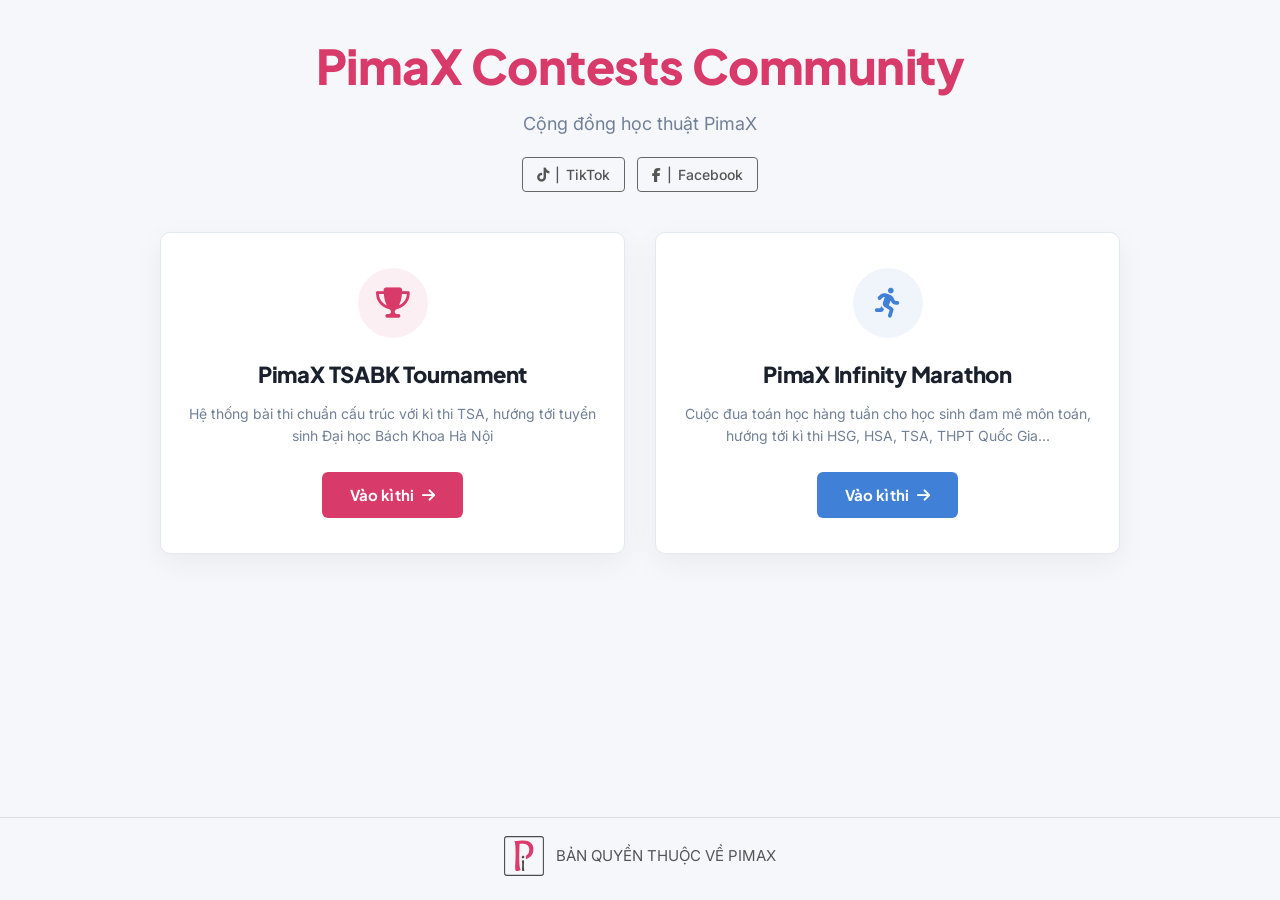
<file: index.html>
<!DOCTYPE html>
<html lang="vi">
<head>
  <meta charset="UTF-8">
  <meta name="viewport" content="width=device-width, initial-scale=1.0">
  <title>PIMAX CONTESTS COMMUNITY</title>
  <link rel="stylesheet" href="https://cdnjs.cloudflare.com/ajax/libs/font-awesome/6.5.1/css/all.min.css">
  <link rel="stylesheet" href="assets/css/style.css">
  <link rel="icon" href="logo1.ico">
  
  <!-- SỬA/ĐỒNG BỘ: Tự động điều hướng nếu mở bằng đường dẫn legacy cũ -->
  <script>
    (function unifyLegacyUrls() {
      const path = window.location.pathname;
      const hash = window.location.hash;
      if (path.endsWith('Tournament.html')) {
        window.location.replace('contest.html?type=tournament' + hash);
      } else if (path.endsWith('Marathon.html')) {
        window.location.replace('contest.html?type=marathon' + hash);
      }
    })();
  </script>
</head>
<body>

  <div id="page-content">
    <section class="hero">
      <h1><a href="https://pimaxpro.github.io/pimaxcontests/" class="hero-title-link">PimaX Contests Community</a></h1>
      <p class="hero-sub">Cộng đồng học thuật PimaX</p>

      <div class="social-wrapper">
        <a href="https://www.tiktok.com/@pimaxghettoan" target="_blank" rel="noopener" class="social-card"><i class="fa-brands fa-tiktok"></i> <span class="divider">|</span> TikTok</a>
        <a href="https://www.facebook.com/PimaXPro" target="_blank" rel="noopener" class="social-card"><i class="fa-brands fa-facebook-f"></i> <span class="divider">|</span> Facebook</a>
      </div>
    </section>

    <main class="portal-container">
      <div class="portal-grid">
        <div class="portal-card">
          <div class="portal-icon"><i class="fa-solid fa-trophy"></i></div>
          <h2>PimaX TSABK Tournament</h2>
          <p>Hệ thống bài thi chuẩn cấu trúc với kì thi TSA, hướng tới tuyển sinh Đại học Bách Khoa Hà Nội</p>
          <a href="contest.html?type=tournament" class="portal-btn"><span>Vào kì thi</span> <i class="fa-solid fa-arrow-right"></i></a>
        </div>

        <div class="portal-card card-marathon">
          <div class="portal-icon"><i class="fa-solid fa-person-running"></i></div>
          <h2>PimaX Infinity Marathon</h2>
          <p>Cuộc đua toán học hàng tuần cho học sinh đam mê môn toán, hướng tới kì thi HSG, HSA, TSA, THPT Quốc Gia...</p>
          <a href="contest.html?type=marathon" class="portal-btn"><span>Vào kì thi</span> <i class="fa-solid fa-arrow-right"></i></a>
        </div>
      </div>
    </main>
  </div>

  <script src="assets/js/modules/ui-components.js"></script>
  <script src="assets/js/modules/protection.js"></script>
  <script>
    document.addEventListener('DOMContentLoaded', () => {
      if (window.UIComponentsModule) window.UIComponentsModule.init();
      if (window.ProtectionModule) window.ProtectionModule.init();
    });
  </script>
</body>
</html>
</file>
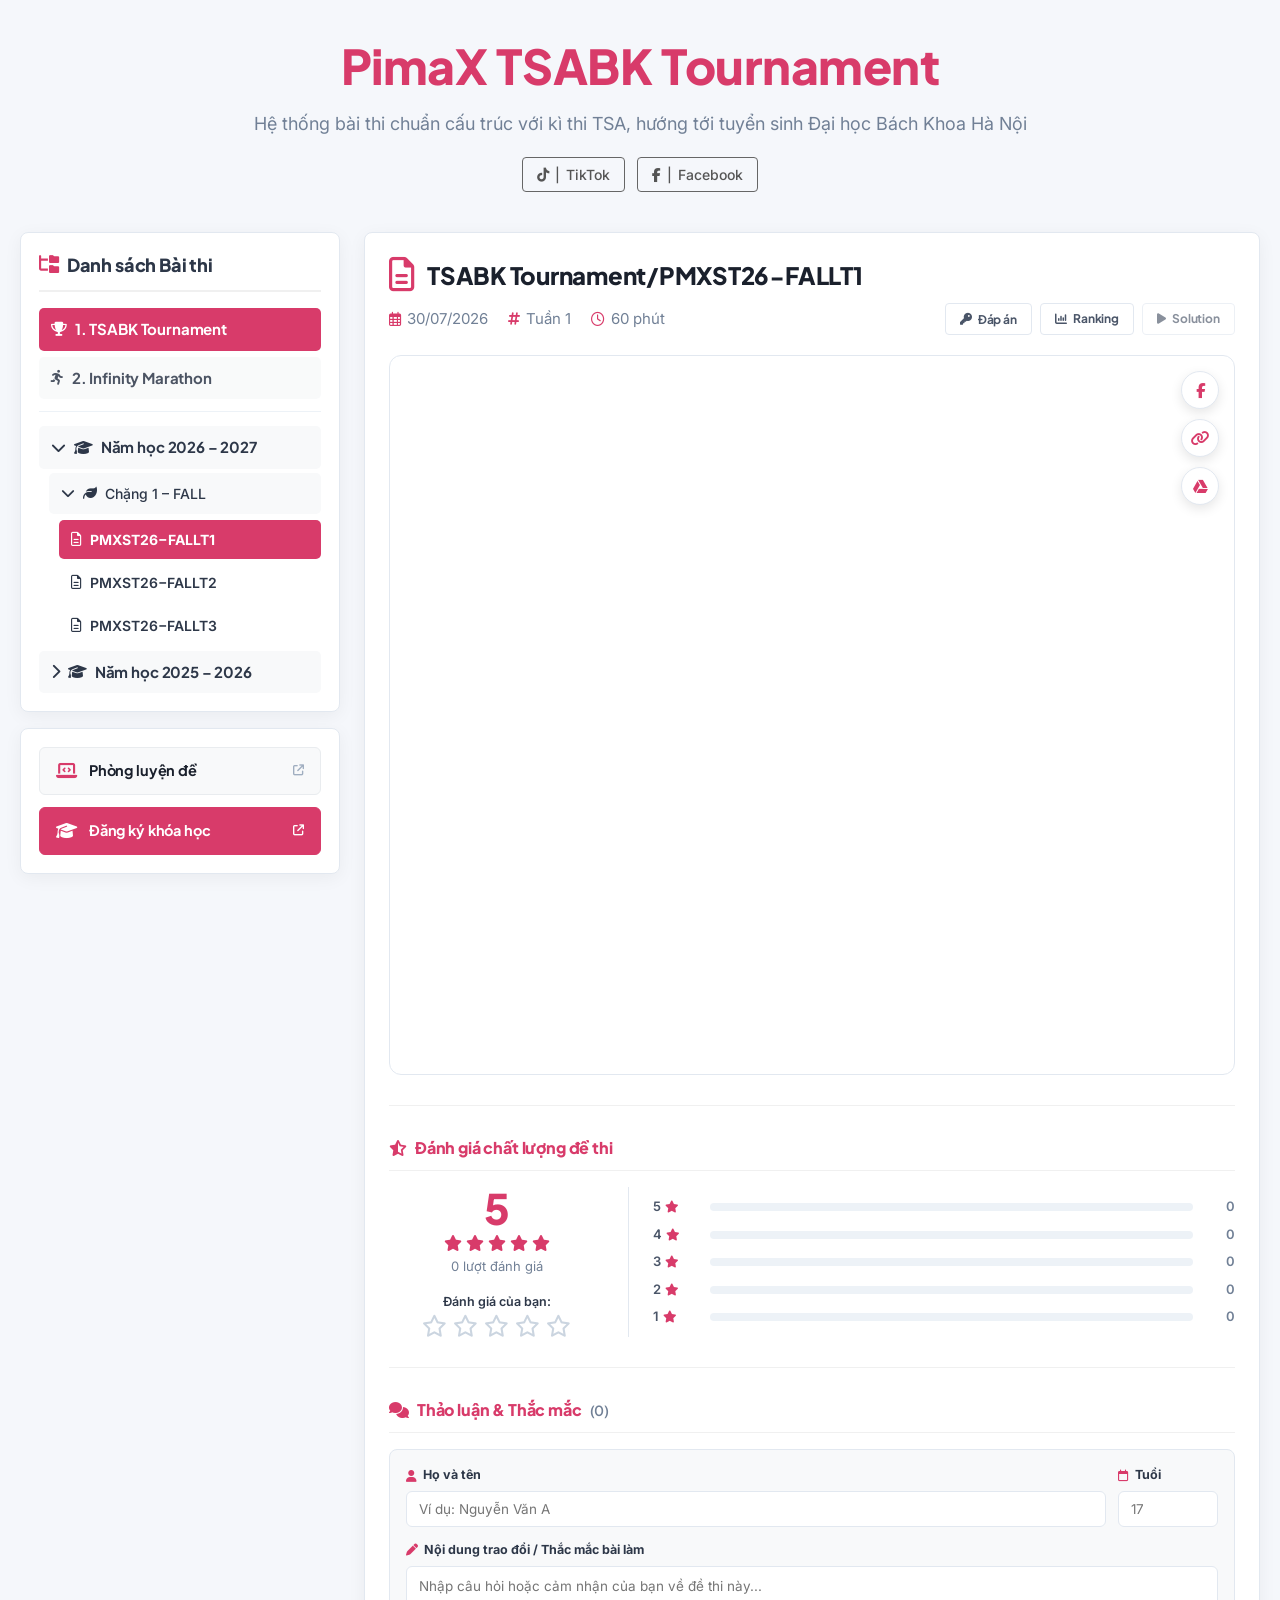
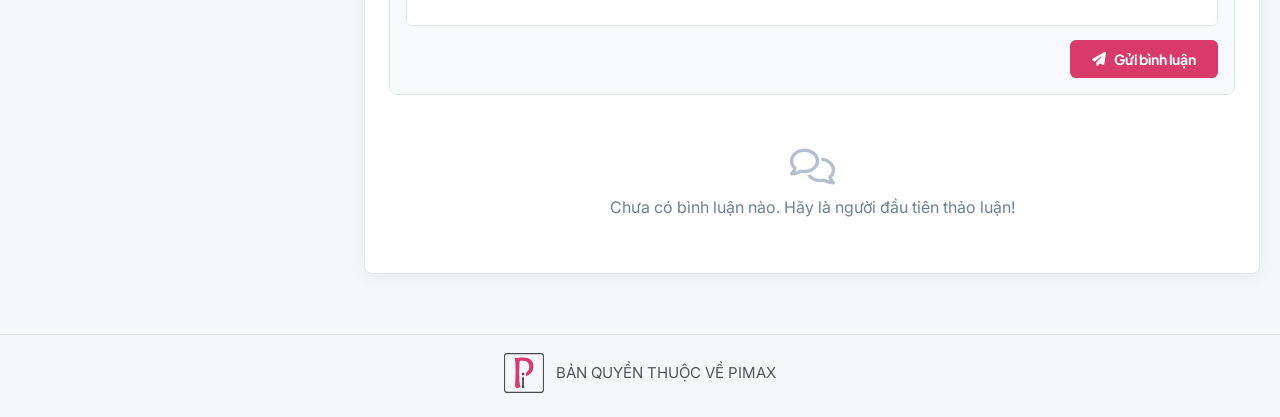
<file: contest.html>
<!DOCTYPE html>
<html lang="vi">
<head>
  <meta charset="UTF-8">
  <meta name="viewport" content="width=device-width, initial-scale=1.0">
  <title id="page-head-title">PIMAX CONTESTS</title>
  <link rel="stylesheet" href="https://cdnjs.cloudflare.com/ajax/libs/font-awesome/6.5.1/css/all.min.css">
  <link rel="stylesheet" href="assets/css/style.css">
  <link rel="icon" href="logo1.ico">
</head>
<body>

  <div id="page-content">
    <!-- HERO HEADER -->
    <section class="hero">
      <h1><a href="https://pimaxpro.github.io/pimaxcontests/" class="hero-title-link" id="hero-title">--</a></h1>
      <p class="hero-sub" id="hero-sub">--</p>
      <div class="social-wrapper" id="social-wrapper">
        <a href="https://www.tiktok.com/@pimaxghettoan" target="_blank" rel="noopener" class="social-card"><i class="fa-brands fa-tiktok"></i> <span class="divider">|</span> TikTok</a>
        <a href="https://www.facebook.com/PimaXPro" target="_blank" rel="noopener" class="social-card"><i class="fa-brands fa-facebook-f"></i> <span class="divider">|</span> Facebook</a>
      </div>
    </section>

    <div class="layout-2col">
      <!-- CỘT 1: SIDEBAR CỐ ĐỊNH DANH SÁCH BÀI THI -->
      <aside class="sidebar-column">
        
        <!-- BOX 1: DANH SÁCH BÀI THI -->
        <div class="sidebar-box sidebar-exams-box">
          <div class="sidebar-header"><h2><i class="fa-solid fa-folder-tree"></i> Danh sách Bài thi</h2></div>
          <div id="tree-menu" class="tree-menu"></div>
        </div>

        <!-- BOX 2: CỤM 2 NÚT HÀNH ĐỘNG -->
        <div class="sidebar-box sidebar-actions-box">
          <a href="https://pimaxtsa.com/" target="_blank" class="sidebar-action-btn btn-practice">
            <i class="fa-solid fa-laptop-code"></i>
            <span>Phòng luyện đề</span>
            <i class="fa-solid fa-arrow-up-right-from-square btn-arrow"></i>
          </a>

          <a href="https://www.facebook.com/PimaXPro/posts/pfbid051t7rUvFhrNKNnvoXe6m8bi7FBAiNGbHWiFhPiMA3P7pErcHGiPK8VVpzavSmawnl" target="_blank" class="sidebar-action-btn btn-course">
            <i class="fa-solid fa-graduation-cap"></i>
            <span>Đăng ký khóa học</span>
            <i class="fa-solid fa-arrow-up-right-from-square btn-arrow"></i>
          </a>
        </div>

      </aside>

      <!-- CỘT 2: PREVIEW AREA (BOX TRẮNG DUY NHẤT BẰNG ĐẦU VỚI SIDEBAR BÊN TRÁI) -->
      <main class="preview-area">
        
        <!-- PHẦN XEM ĐỀ THI GOOGLE DRIVE -->
        <div class="preview-header">
          <div class="preview-title-row">
            <i class="fa-regular fa-file-lines doc-icon"></i>
            <h1 id="preview-title">Đang tải...</h1>
          </div>
          <div class="preview-meta-row">
            <div class="meta-item"><i class="fa-regular fa-calendar-days meta-icon"></i><span id="update-time-val">--/--/----</span></div>
            <div class="meta-item"><i class="fa-solid fa-hashtag meta-icon"></i><span id="subtitle-val">--</span></div>
            <div class="meta-item"><i class="fa-regular fa-clock meta-icon"></i><span id="exam-time-val">--</span></div>

            <div class="week-buttons">
              <button id="btn-answers" class="week-btn"><i class="fa-solid fa-key"></i> Đáp án</button>
              <a id="btn-ranking" class="week-btn" href="#" target="_blank" rel="noopener"><i class="fa-solid fa-chart-column"></i> Ranking</a>
              <a id="btn-solution" class="week-btn" href="#" target="_blank" rel="noopener"><i class="fa-solid fa-play"></i> Solution</a>
            </div>
          </div>
        </div>

        <!-- CONTAINER CHỨA IFRAME DRIVE -->
        <div class="drive-iframe-container">
          <div class="iframe-overlay-cover"></div>
          <div class="side-share-actions">
            <button id="btn-share-fb" class="side-share-btn" title="Chia sẻ Facebook"><i class="fa-brands fa-facebook-f"></i></button>
            <button id="btn-copy-link" class="side-share-btn" title="Chép liên kết"><i class="fa-solid fa-link"></i></button>
            <a id="btn-drive-link" class="side-share-btn" href="#" target="_blank" rel="noopener" title="Mở Drive"><i class="fa-brands fa-google-drive"></i></a>
          </div>
          <iframe id="drive-preview-iframe" src="" allow="autoplay" allowfullscreen></iframe>
        </div>

        <hr class="card-inner-divider">

        <!-- PHẦN ĐÁNH GIÁ 5 SAO & THỐNG KÊ -->
        <div class="rating-widget-section">
          <div class="rating-card-header">
            <h3><i class="fa-solid fa-star-half-stroke"></i> Đánh giá chất lượng đề thi</h3>
          </div>
          <div class="rating-body-grid">
            <div class="rating-summary-box">
              <div class="rating-big-score" id="rating-avg-num">5.0</div>
              <div class="rating-summary-stars" id="rating-summary-stars">
                <i class="fa-solid fa-star"></i><i class="fa-solid fa-star"></i><i class="fa-solid fa-star"></i><i class="fa-solid fa-star"></i><i class="fa-solid fa-star"></i>
              </div>
              <div class="rating-total-votes" id="rating-total-count">0 lượt đánh giá</div>

              <div class="user-vote-action">
                <p>Đánh giá của bạn:</p>
                <div class="user-stars-input" id="user-star-input">
                  <i class="fa-regular fa-star" data-value="1"></i>
                  <i class="fa-regular fa-star" data-value="2"></i>
                  <i class="fa-regular fa-star" data-value="3"></i>
                  <i class="fa-regular fa-star" data-value="4"></i>
                  <i class="fa-regular fa-star" data-value="5"></i>
                </div>
              </div>
            </div>

            <div class="rating-breakdown-box">
              <div class="star-bar-row">
                <span class="star-label">5 <i class="fa-solid fa-star"></i></span>
                <div class="progress-bar-bg"><div class="progress-bar-fill" id="star-bar-5"></div></div>
                <span class="star-count-num" id="star-count-5">0</span>
              </div>
              <div class="star-bar-row">
                <span class="star-label">4 <i class="fa-solid fa-star"></i></span>
                <div class="progress-bar-bg"><div class="progress-bar-fill" id="star-bar-4"></div></div>
                <span class="star-count-num" id="star-count-4">0</span>
              </div>
              <div class="star-bar-row">
                <span class="star-label">3 <i class="fa-solid fa-star"></i></span>
                <div class="progress-bar-bg"><div class="progress-bar-fill" id="star-bar-3"></div></div>
                <span class="star-count-num" id="star-count-3">0</span>
              </div>
              <div class="star-bar-row">
                <span class="star-label">2 <i class="fa-solid fa-star"></i></span>
                <div class="progress-bar-bg"><div class="progress-bar-fill" id="star-bar-2"></div></div>
                <span class="star-count-num" id="star-count-2">0</span>
              </div>
              <div class="star-bar-row">
                <span class="star-label">1 <i class="fa-solid fa-star"></i></span>
                <div class="progress-bar-bg"><div class="progress-bar-fill" id="star-bar-1"></div></div>
                <span class="star-count-num" id="star-count-1">0</span>
              </div>
            </div>
          </div>
        </div>

        <hr class="card-inner-divider">

        <!-- PHẦN BÌNH LUẬN & THẢO LUẬN -->
        <div class="comment-widget-section">
          <div class="comment-card-header">
            <h3><i class="fa-solid fa-comments"></i> Thảo luận & Thắc mắc <span id="comment-total-badge">(0)</span></h3>
          </div>

          <form id="cmt-submit-form" class="comment-form">
            <div class="form-inputs-row">
              <div class="input-group">
                <label for="cmt-user-name"><i class="fa-solid fa-user"></i> Họ và tên</label>
                <input type="text" id="cmt-user-name" placeholder="Ví dụ: Nguyễn Văn A" required>
              </div>
              <div class="input-group input-small">
                <label for="cmt-user-age"><i class="fa-regular fa-calendar"></i> Tuổi</label>
                <input type="number" id="cmt-user-age" min="10" max="99" placeholder="17" required>
              </div>
            </div>

            <div class="input-group">
              <label for="cmt-user-content"><i class="fa-solid fa-pen"></i> Nội dung trao đổi / Thắc mắc bài làm</label>
              <textarea id="cmt-user-content" rows="2" placeholder="Nhập câu hỏi hoặc cảm nhận của bạn về đề thi này..." required></textarea>
            </div>

            <div class="form-submit-row">
              <button type="submit" class="btn-submit-comment">
                <i class="fa-solid fa-paper-plane"></i> Gửi bình luận
              </button>
            </div>
          </form>

          <div id="comments-feed-list" class="comments-feed-list">
            <!-- Render tự động từ JS -->
          </div>
        </div>

      </main>
    </div>
  </div>

  <!-- SCRIPT MODULES -->
  <script src="assets/js/modules/ui-components.js"></script>
  <script src="assets/js/modules/menu-tree.js"></script>
  <script src="assets/js/modules/pdf-viewer.js"></script>
  <script src="assets/js/modules/answer-modal.js"></script>
  <script src="assets/js/modules/share-actions.js"></script>
  <script src="assets/js/modules/protection.js"></script>
  <script src="assets/js/modules/rating-comment.js"></script>
  <script src="assets/js/main.js"></script>
</body>
</html>
</file>
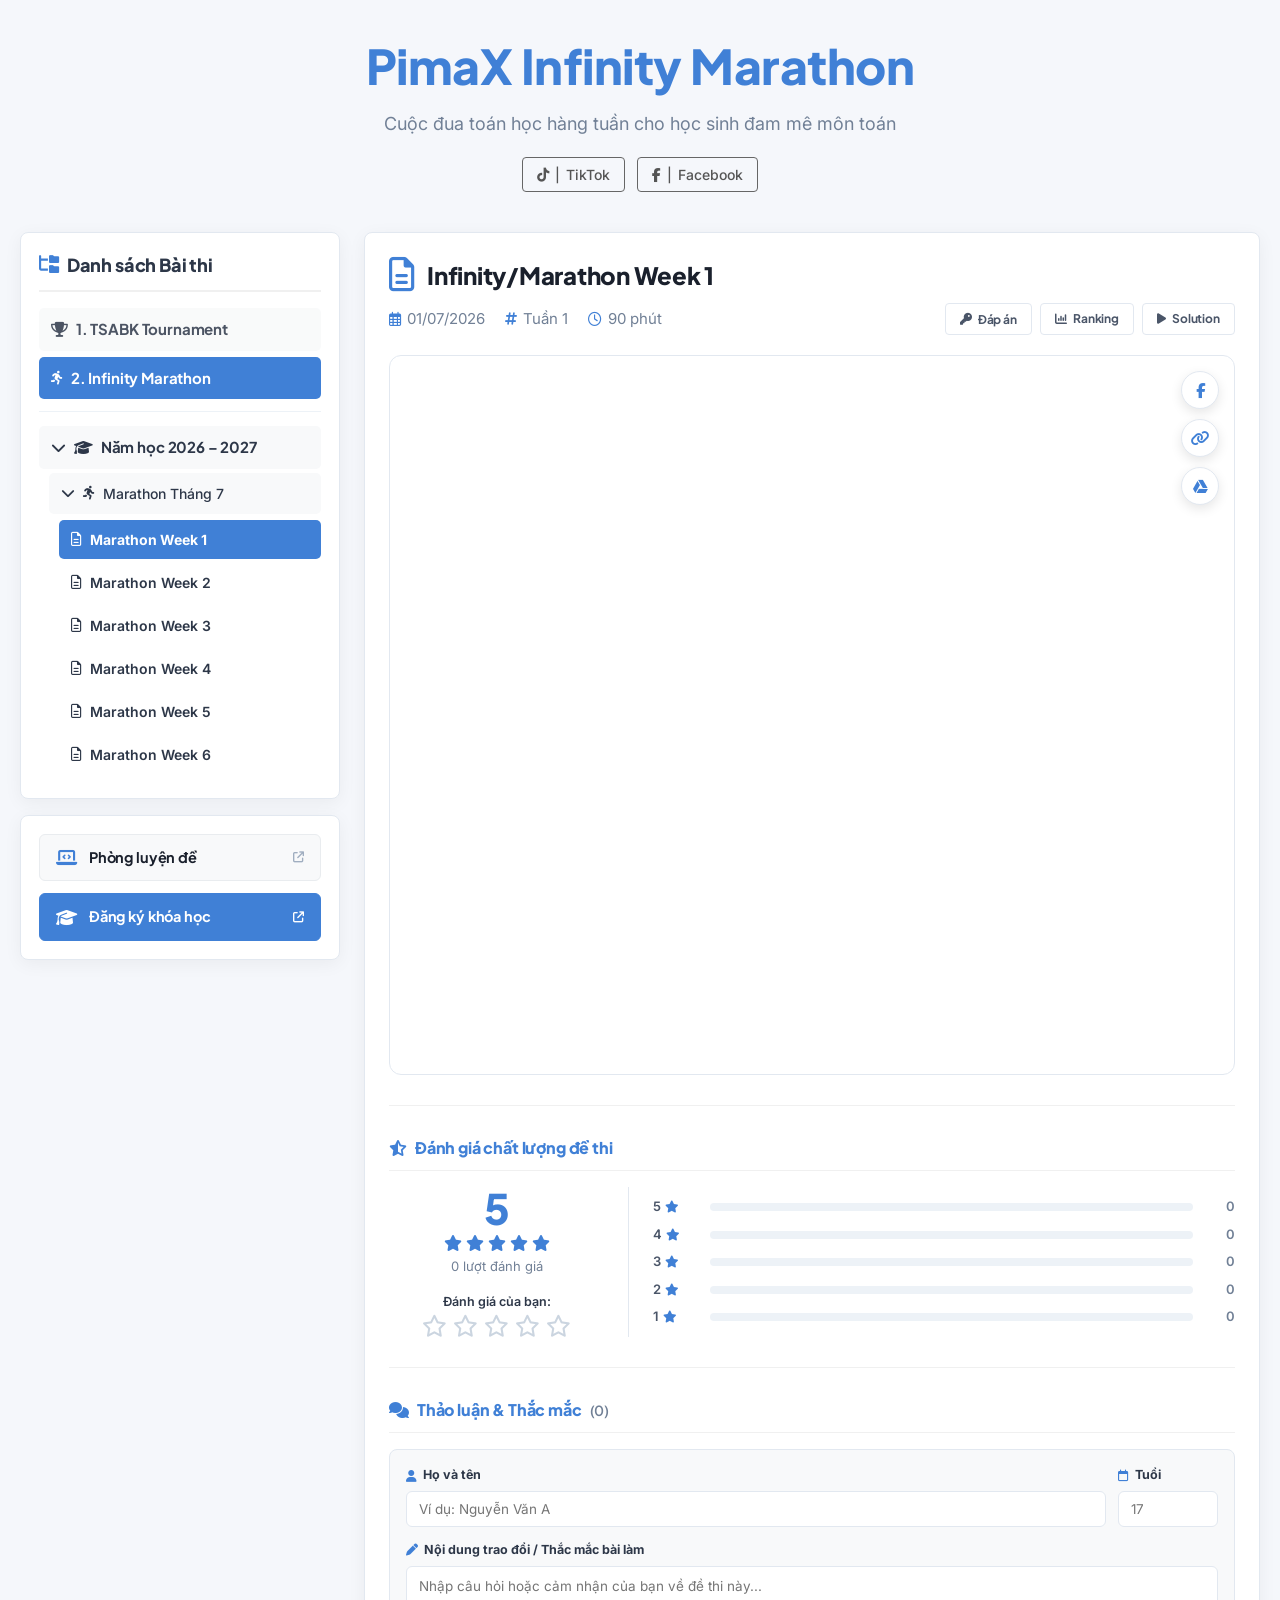
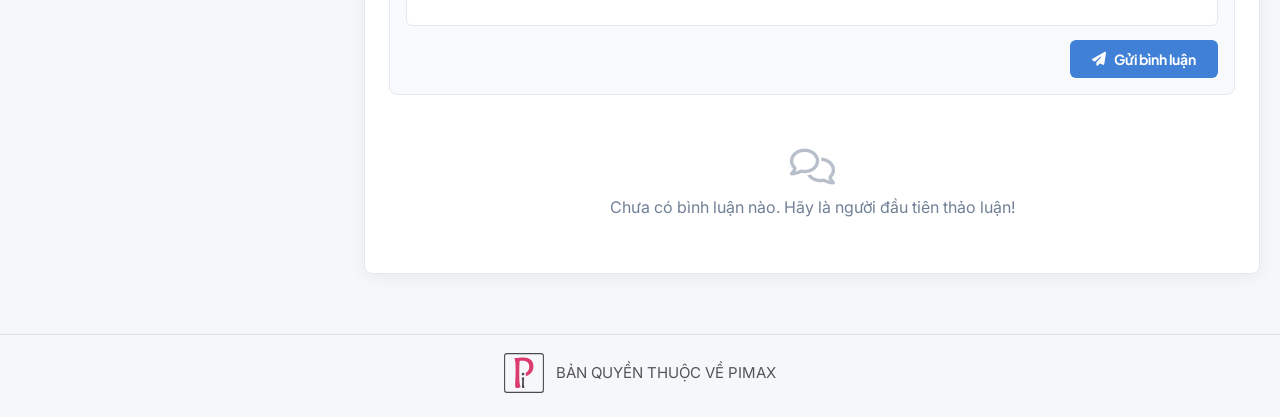
<file: Marathon.html>
<!DOCTYPE html>
<html lang="vi">
<head>
  <meta charset="UTF-8">
  <meta name="viewport" content="width=device-width, initial-scale=1.0">
  <title>PIMAX INFINITY MARATHON</title>
  <link rel="stylesheet" href="https://cdnjs.cloudflare.com/ajax/libs/font-awesome/6.5.1/css/all.min.css">
  <link rel="stylesheet" href="assets/css/style.css">
  <link rel="icon" href="logo1.ico">
</head>
<body class="theme-marathon">

  <div id="page-content">
    <section class="hero">
      <h1><a href="https://pimaxpro.github.io/pimaxcontests/" class="hero-title-link" id="hero-title">--</a></h1>
      <p class="hero-sub" id="hero-sub">--</p>
      <div class="social-wrapper">
        <a href="https://www.tiktok.com/@pimaxghettoan" target="_blank" rel="noopener" class="social-card"><i class="fa-brands fa-tiktok"></i> <span class="divider">|</span> TikTok</a>
        <a href="https://www.facebook.com/pimaxcontest" target="_blank" rel="noopener" class="social-card"><i class="fa-brands fa-facebook-f"></i> <span class="divider">|</span> Facebook</a>
      </div>
    </section>

    <div class="layout-2col">
      <aside class="sidebar-column">
        
        <div class="sidebar-exams-box">
          <div class="sidebar-header"><h2><i class="fa-solid fa-folder-tree"></i> Danh sách Bài thi</h2></div>
          <div id="tree-menu" class="tree-menu"></div>
        </div>

        <div class="sidebar-actions-box">
          <a href="https://pimaxtsa.com/" target="_blank" class="sidebar-action-btn btn-practice">
            <i class="fa-solid fa-laptop-code"></i>
            <span>Phòng luyện đề</span>
            <i class="fa-solid fa-arrow-up-right-from-square btn-arrow"></i>
          </a>

          <a href="https://www.facebook.com/PimaXPro/posts/pfbid051t7rUvFhrNKNnvoXe6m8bi7FBAiNGbHWiFhPiMA3P7pErcHGiPK8VVpzavSmawnl" target="_blank" class="sidebar-action-btn btn-course">
            <i class="fa-solid fa-graduation-cap"></i>
            <span>Đăng ký khóa học</span>
            <i class="fa-solid fa-arrow-up-right-from-square btn-arrow"></i>
          </a>
        </div>

      </aside>

      <main class="preview-area">
        <div class="preview-header">
          <div class="preview-title-row">
            <i class="fa-regular fa-file-lines doc-icon"></i>
            <h1 id="preview-title">Đang tải...</h1>
          </div>
          <div class="preview-meta-row">
            <div class="meta-item"><i class="fa-regular fa-calendar-days meta-icon"></i><span id="update-time-val">--/--/----</span></div>
            <div class="meta-item"><i class="fa-solid fa-hashtag meta-icon"></i><span id="subtitle-val">--</span></div>
            <div class="meta-item"><i class="fa-regular fa-clock meta-icon"></i><span id="exam-time-val">--</span></div>

            <div class="week-buttons">
              <button id="btn-answers" class="week-btn"><i class="fa-solid fa-key"></i> Đáp án</button>
              <a id="btn-ranking" class="week-btn" href="#" target="_blank" rel="noopener"><i class="fa-solid fa-chart-column"></i> Ranking</a>
              <a id="btn-solution" class="week-btn" href="#" target="_blank" rel="noopener"><i class="fa-solid fa-play"></i> Solution</a>
            </div>
          </div>
        </div>

        <div class="drive-iframe-container">
          <div class="iframe-overlay-cover"></div>
          <div class="side-share-actions">
            <button id="btn-share-fb" class="side-share-btn" title="Chia sẻ Facebook"><i class="fa-brands fa-facebook-f"></i></button>
            <button id="btn-copy-link" class="side-share-btn" title="Chép liên kết"><i class="fa-solid fa-link"></i></button>
            <a id="btn-drive-link" class="side-share-btn" href="#" target="_blank" rel="noopener" title="Mở Drive"><i class="fa-brands fa-google-drive"></i></a>
          </div>
          <iframe id="drive-preview-iframe" src="" allow="autoplay" allowfullscreen></iframe>
        </div>
      </main>
    </div>
  </div>

  <script src="assets/js/data/data-marathon.js"></script>

  <script src="assets/js/modules/ui-components.js"></script>
  <script src="assets/js/modules/menu-tree.js"></script>
  <script src="assets/js/modules/pdf-viewer.js"></script>
  <script src="assets/js/modules/answer-modal.js"></script>
  <script src="assets/js/modules/share-actions.js"></script>
  <script src="assets/js/main.js"></script>
</body>
</html>
</file>
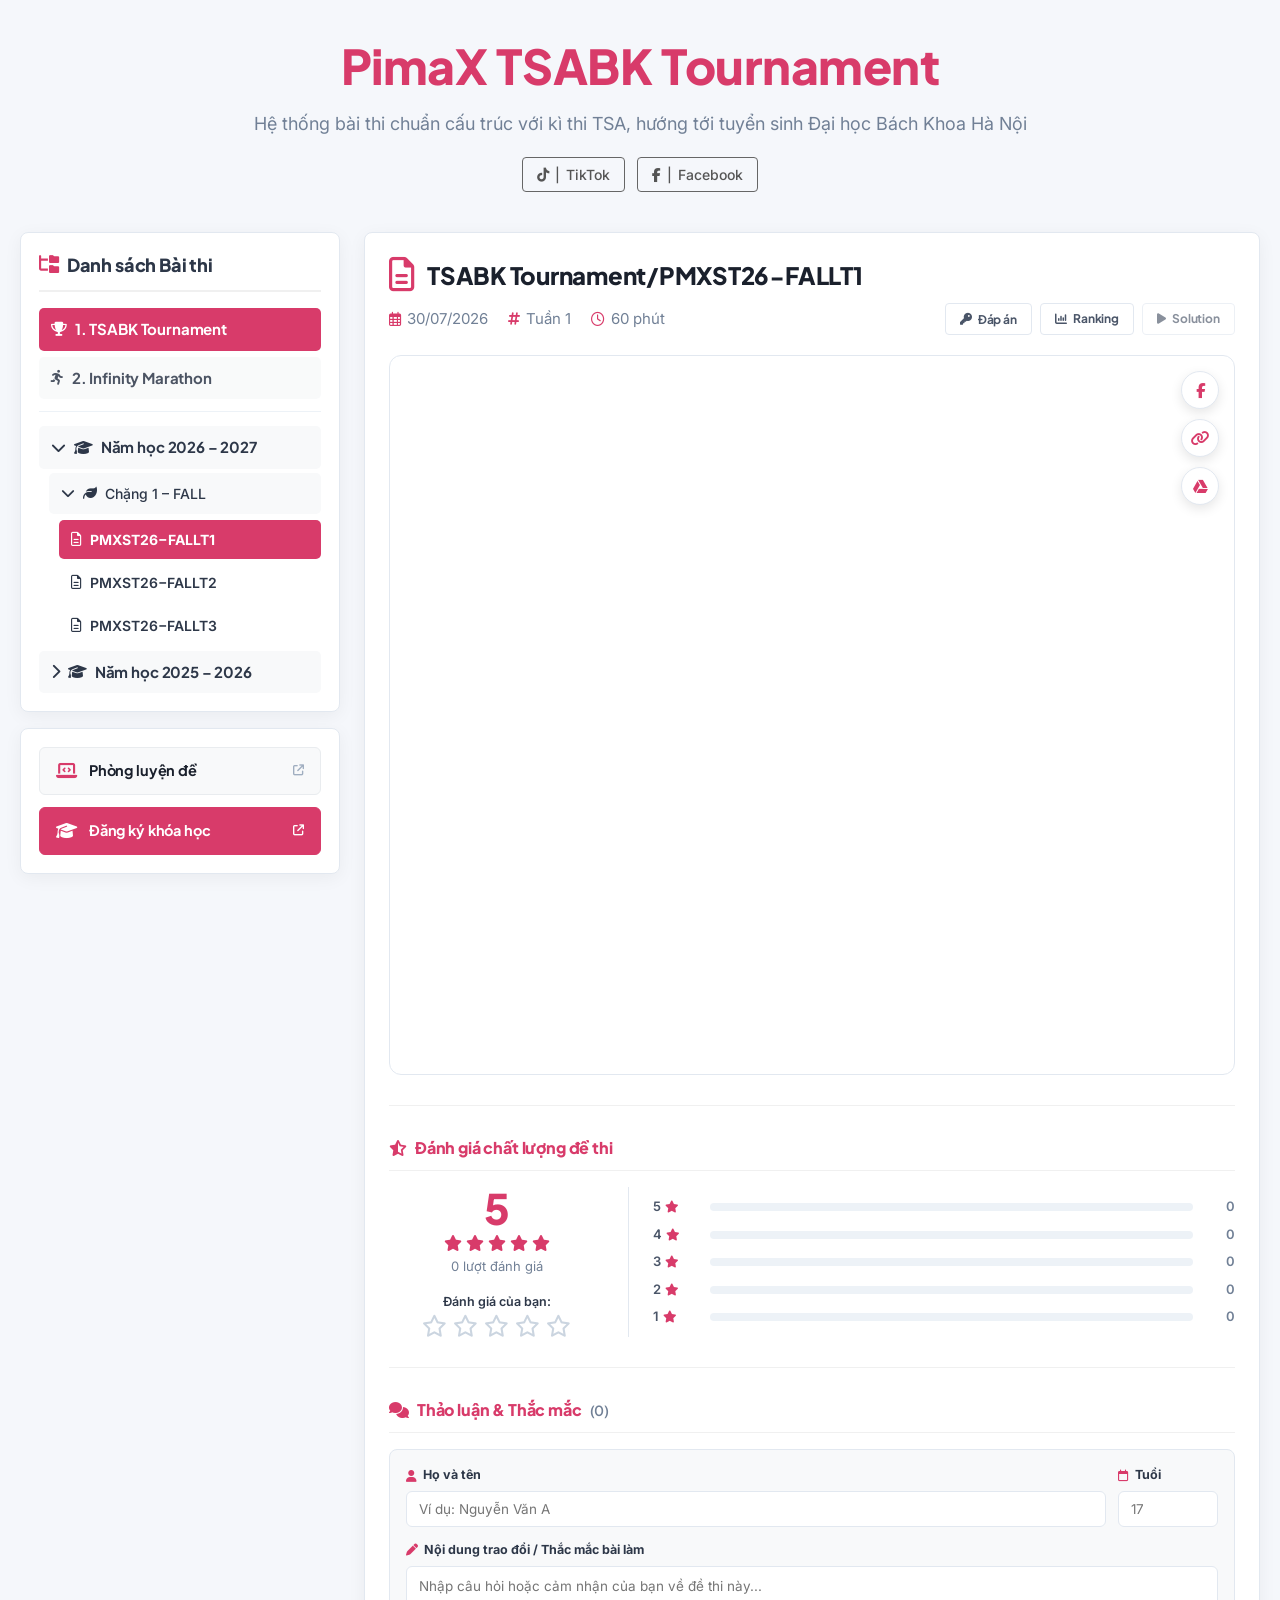
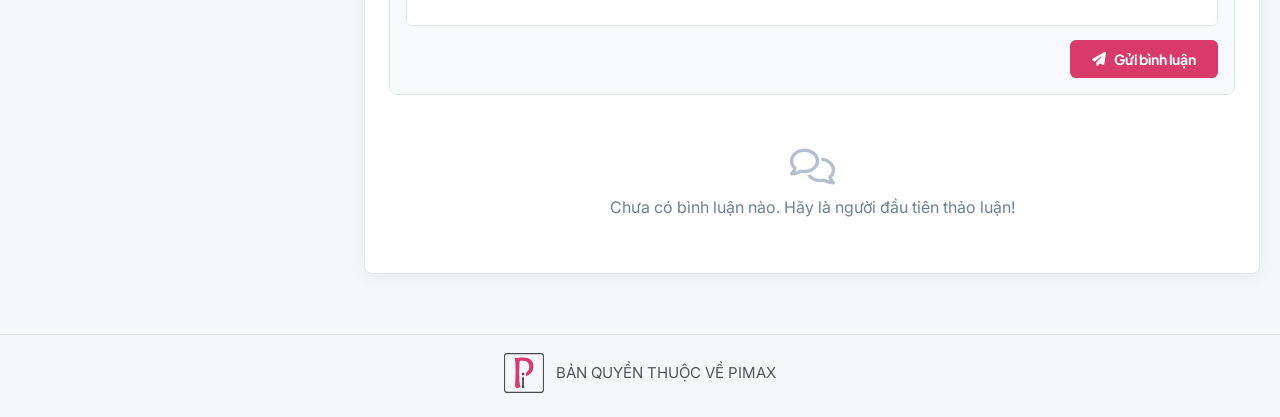
<file: Tournament.html>
<!DOCTYPE html>
<html lang="vi">
<head>
  <meta charset="UTF-8">
  <meta name="viewport" content="width=device-width, initial-scale=1.0">
  <title>PIMAX TSABK TOURNAMENT</title>
  <link rel="stylesheet" href="https://cdnjs.cloudflare.com/ajax/libs/font-awesome/6.5.1/css/all.min.css">
  <link rel="stylesheet" href="assets/css/style.css">
  <link rel="icon" href="logo1.ico">
</head>
<body>

  <div id="page-content">
    <section class="hero">
      <h1><a href="https://pimaxpro.github.io/pimaxcontests/" class="hero-title-link" id="hero-title">--</a></h1>
      <p class="hero-sub" id="hero-sub">--</p>
      <div class="social-wrapper">
        <a href="https://www.tiktok.com/@pimaxghettoan" target="_blank" rel="noopener" class="social-card"><i class="fa-brands fa-tiktok"></i> <span class="divider">|</span> TikTok</a>
        <a href="https://www.facebook.com/PimaXPro" target="_blank" rel="noopener" class="social-card"><i class="fa-brands fa-facebook-f"></i> <span class="divider">|</span> Facebook</a>
      </div>
    </section>

    <div class="layout-2col">
      <aside class="sidebar-column">
        
        <div class="sidebar-exams-box">
          <div class="sidebar-header"><h2><i class="fa-solid fa-folder-tree"></i> Danh sách Bài thi</h2></div>
          <div id="tree-menu" class="tree-menu"></div>
        </div>

        <div class="sidebar-actions-box">
          <a href="https://pimaxtsa.com/" target="_blank" class="sidebar-action-btn btn-practice">
            <i class="fa-solid fa-laptop-code"></i>
            <span>Phòng luyện đề</span>
            <i class="fa-solid fa-arrow-up-right-from-square btn-arrow"></i>
          </a>

          <a href="https://www.facebook.com/PimaXPro/posts/pfbid051t7rUvFhrNKNnvoXe6m8bi7FBAiNGbHWiFhPiMA3P7pErcHGiPK8VVpzavSmawnl" target="_blank" class="sidebar-action-btn btn-course">
            <i class="fa-solid fa-graduation-cap"></i>
            <span>Đăng ký khóa học</span>
            <i class="fa-solid fa-arrow-up-right-from-square btn-arrow"></i>
          </a>
        </div>

      </aside>

      <main class="preview-area">
        <div class="preview-header">
          <div class="preview-title-row">
            <i class="fa-regular fa-file-lines doc-icon"></i>
            <h1 id="preview-title">Đang tải...</h1>
          </div>
          <div class="preview-meta-row">
            <div class="meta-item"><i class="fa-regular fa-calendar-days meta-icon"></i><span id="update-time-val">--/--/----</span></div>
            <div class="meta-item"><i class="fa-solid fa-hashtag meta-icon"></i><span id="subtitle-val">--</span></div>
            <div class="meta-item"><i class="fa-regular fa-clock meta-icon"></i><span id="exam-time-val">--</span></div>
            
            <div class="week-buttons">
              <button id="btn-answers" class="week-btn"><i class="fa-solid fa-key"></i> Đáp án</button>
              <a id="btn-ranking" class="week-btn" href="#" target="_blank" rel="noopener"><i class="fa-solid fa-chart-column"></i> Ranking</a>
              <a id="btn-solution" class="week-btn" href="#" target="_blank" rel="noopener"><i class="fa-solid fa-play"></i> Solution</a>
            </div>
          </div>
        </div>

        <div class="drive-iframe-container">
          <div class="iframe-overlay-cover"></div>
          <div class="side-share-actions">
            <button id="btn-share-fb" class="side-share-btn" title="Chia sẻ Facebook"><i class="fa-brands fa-facebook-f"></i></button>
            <button id="btn-copy-link" class="side-share-btn" title="Chép liên kết"><i class="fa-solid fa-link"></i></button>
            <a id="btn-drive-link" class="side-share-btn" href="#" target="_blank" rel="noopener" title="Mở Drive"><i class="fa-brands fa-google-drive"></i></a>
          </div>
          <iframe id="drive-preview-iframe" src="" allow="autoplay" allowfullscreen></iframe>
        </div>
      </main>
    </div>
  </div>

  <script src="assets/js/data/data-tournament.js"></script>

  <script src="assets/js/modules/ui-components.js"></script>
  <script src="assets/js/modules/menu-tree.js"></script>
  <script src="assets/js/modules/pdf-viewer.js"></script>
  <script src="assets/js/modules/answer-modal.js"></script>
  <script src="assets/js/modules/share-actions.js"></script>
  <script src="assets/js/main.js"></script>
</body>
</html>
</file>
<file: assets/css/style.css>
/* =========================================================
   1. IMPORT FONTS & SYSTEM VARIABLES
========================================================= */
@import url('https://fonts.googleapis.com/css2?family=Inter:wght@400;500;600&family=Plus+Jakarta+Sans:wght@600;700;800&display=swap');

:root {
  --accent-color: #D83B6A;       /* Pink (Tournament) */
  --accent-hover: #b82650;
  --bg-color: #f5f7fb;
  --text-main: #1a202c;
  --text-sub: #718096;
  --card-bg: #ffffff;
  --border-color: #e2e8f0;

  --font-base: 'Inter', system-ui, -apple-system, sans-serif;
  --font-heading: 'Plus Jakarta Sans', system-ui, -apple-system, sans-serif;
}

body.theme-marathon {
  --accent-color: #4080D6;       /* Blue (Marathon) */
  --accent-hover: #2b62ab;
}

/* =========================================================
   2. BASE RESET & CHỐNG COPY
========================================================= */
* {
  box-sizing: border-box;
  margin: 0;
  padding: 0;
}

html, body {
  height: 100%;
}

body {
  font-family: var(--font-base);
  background-color: var(--bg-color);
  color: var(--text-main);
  line-height: 1.5;
  display: flex;
  flex-direction: column;
  min-height: 100vh;
  -webkit-user-select: none;
  -moz-user-select: none;
  -ms-user-select: none;
  user-select: none;
}

input, textarea {
  -webkit-user-select: text;
  -moz-user-select: text;
  -ms-user-select: text;
  user-select: text;
}

textarea,
.input-group textarea,
.reply-form-box textarea,
.reply-form-card textarea {
  resize: none !important;
  overflow: hidden;
  min-height: 42px;
  line-height: 1.5;
  transition: height 0.1s ease;
}

h1, h2, h3, h4, h5, h6, 
.hero h1, 
.portal-card h2, 
.sidebar-header h2, 
.year-title, 
.preview-title-row h1,
.portal-btn,
.sidebar-action-btn,
.week-btn,
.rating-big-score,
.btn-submit-comment {
  font-family: var(--font-heading);
  letter-spacing: -0.01em;
}

#page-content { flex: 1 0 auto; }
a { text-decoration: none; color: inherit; }

/* =========================================================
   3. HERO HEADER
========================================================= */
.hero {
  max-width: 900px;
  margin: 30px auto 40px;
  text-align: center;
  padding: 0 20px;
}

.hero h1 { font-size: 48px; font-weight: 800; margin-bottom: 8px; }
.hero-title-link { color: var(--accent-color); transition: opacity 0.2s ease; }
.hero-title-link:hover { opacity: 0.85; }
.hero-sub { font-size: 18px; color: var(--text-sub); margin-bottom: 20px; }

.social-wrapper { display: flex; justify-content: center; gap: 12px; }
.social-card {
  display: inline-flex;
  align-items: center;
  gap: 6px;
  padding: 6px 14px;
  border: 1px solid #666;
  border-radius: 4px;
  color: #555;
  font-size: 14px;
  font-weight: 500;
  transition: all 0.2s ease;
}
.social-card:hover { background-color: var(--accent-color); color: #ffffff; border-color: var(--accent-color); }

/* =========================================================
   4. PORTAL GRID (Trang index.html)
========================================================= */
.portal-container {
  max-width: 1000px;
  margin: 20px auto 60px;
  padding: 0 20px;
}

.portal-grid {
  display: grid;
  grid-template-columns: repeat(auto-fit, minmax(320px, 1fr));
  gap: 30px;
}

.portal-card {
  background: var(--card-bg);
  border-radius: 10px;
  padding: 35px 25px;
  box-shadow: 0 10px 30px rgba(0,0,0,0.05);
  border: 1px solid var(--border-color);
  text-align: center;
  display: flex;
  flex-direction: column;
  align-items: center;
  transition: all 0.3s ease;
}

.portal-card:hover {
  transform: translateY(-8px);
  box-shadow: 0 15px 35px rgba(0,0,0,0.1);
  border-color: var(--accent-color);
}

.portal-icon {
  width: 70px;
  height: 70px;
  border-radius: 50%;
  background: rgba(216, 59, 106, 0.08);
  color: var(--accent-color);
  display: flex;
  align-items: center;
  justify-content: center;
  font-size: 30px;
  margin-bottom: 20px;
}

.portal-card.card-marathon .portal-icon {
  background: rgba(64, 128, 214, 0.08);
  color: #4080D6;
}

.portal-card h2 {
  font-size: 22px;
  font-weight: 800;
  margin-bottom: 12px;
}

.portal-card p {
  font-size: 14px;
  color: var(--text-sub);
  line-height: 1.6;
  margin-bottom: 24px;
  flex-grow: 1;
}

.portal-btn {
  display: inline-flex;
  align-items: center;
  gap: 8px;
  padding: 12px 28px;
  border-radius: 6px;
  background: var(--accent-color);
  color: #ffffff;
  font-weight: 700;
  font-size: 15px;
  transition: all 0.2s ease;
}

.portal-btn:hover {
  background: var(--accent-hover);
  transform: scale(1.03);
}

.portal-card.card-marathon .portal-btn {
  background: #4080D6;
}
.portal-card.card-marathon .portal-btn:hover {
  background: #2b62ab;
}

/* =========================================================
   5. BỐ CỤC 2 CỘT & SIDEBAR
========================================================= */
.layout-2col {
  display: flex;
  gap: 24px;
  max-width: 1400px;
  margin: 30px auto;
  padding: 0 20px;
  min-height: calc(100vh - 200px);
  align-items: flex-start; /* Giúp 2 cột căn bằng đỉnh lề trên */
}

.sidebar-column {
  width: 320px;
  flex-shrink: 0;
  display: flex;
  flex-direction: column;
  gap: 16px;
  position: sticky;
  top: 20px;
  height: fit-content;
  max-height: calc(100vh - 40px);
}

.sidebar-box {
  background: var(--card-bg);
  border-radius: 8px;
  padding: 18px;
  box-shadow: 0 4px 18px rgba(0, 0, 0, 0.05);
  border: 1px solid var(--border-color);
}

.sidebar-exams-box {
  background: var(--card-bg);
  border-radius: 8px;
  padding: 18px;
  box-shadow: 0 4px 18px rgba(0, 0, 0, 0.05);
  border: 1px solid var(--border-color);
  overflow-y: auto;
  max-height: calc(100vh - 180px);
}

.sidebar-header h2 {
  font-size: 18px;
  font-weight: 800;
  color: #2d3748;
  border-bottom: 2px solid #f0f0f0;
  padding-bottom: 12px;
  margin-bottom: 16px;
  display: flex;
  align-items: center;
  gap: 8px;
}
.sidebar-header h2 i { color: var(--accent-color); font-size: 18px; }

.year-title, .stage-title, .exam-item {
  display: flex;
  align-items: center;
  gap: 8px;
  padding: 10px 12px;
  border-radius: 5px;
  cursor: pointer;
  color: #2d3748;
  background: #f8f9fa !important;
  transition: all 0.2s ease;
}

.year-title { font-size: 15px; font-weight: 700; }
.stage-title { font-size: 14px; margin-left: 10px; margin-top: 4px; font-weight: 500 !important; }
.exam-item { background: transparent !important; padding: 9px 12px; font-size: 14px; margin-bottom: 4px; font-weight: 600; }

.year-title:hover, .stage-title:hover, .exam-item:hover { background: #edf2f7 !important; color: var(--accent-color); }
.exam-list { list-style: none; padding-left: 20px; margin: 6px 0; }

.exam-item.active, .active-contest {
  background: var(--accent-color) !important;
  color: #ffffff !important;
  font-weight: 700;
}
.exam-item.active i, .active-contest i { color: #ffffff !important; font-size: 14px; }

.sidebar-actions-box {
  display: flex;
  flex-direction: column;
  gap: 12px;
}

.sidebar-action-btn {
  display: flex;
  align-items: center;
  gap: 12px;
  padding: 12px 16px;
  background-color: #f8f9fa;
  color: var(--text-main);
  border: 1.5px solid #e9ecef;
  border-radius: 6px;
  font-size: 14.5px;
  font-weight: 700;
  transition: all 0.25s ease;
}
.sidebar-action-btn > i:first-child { font-size: 17px; color: var(--accent-color); }
.sidebar-action-btn span { flex-grow: 1; }
.sidebar-action-btn .btn-arrow { font-size: 11px; color: #a0aec0; }

.sidebar-action-btn.btn-practice:hover {
  background-color: #ffffff;
  border-color: var(--accent-color);
  color: var(--accent-color);
  transform: translateY(-2px);
  box-shadow: 0 6px 15px rgba(0, 0, 0, 0.08);
}

.sidebar-action-btn.btn-course {
  background-color: var(--accent-color);
  color: #ffffff;
  border-color: var(--accent-color);
}
.sidebar-action-btn.btn-course > i:first-child,
.sidebar-action-btn.btn-course .btn-arrow { color: #ffffff; }

/* =========================================================
   6. CỘT PHẢI: PREVIEW AREA (BOX TRẮNG LIỀN KHỐI CHUẨN GỐC)
========================================================= */
.preview-area {
  flex-grow: 1;
  background: var(--card-bg);
  border-radius: 8px;
  padding: 24px;
  box-shadow: 0 4px 18px rgba(0, 0, 0, 0.05);
  border: 1px solid var(--border-color);
  display: flex;
  flex-direction: column;
  gap: 20px;
}

/* HEADER BÀI THI */
.preview-header { margin-bottom: 0; }
.preview-title-row { display: flex; align-items: center; gap: 12px; margin-bottom: 10px; }
.preview-title-row .doc-icon { font-size: 34px; color: var(--accent-color); line-height: 1; }
.preview-title-row h1 { font-size: 24px; font-weight: 800; color: #1a202c; }
.preview-meta-row { display: flex; align-items: center; gap: 20px; flex-wrap: wrap; }
.meta-item { display: flex; align-items: center; gap: 6px; font-size: 15px; color: var(--text-sub); }
.meta-icon { color: var(--accent-color); font-size: 14px; }

.week-buttons { margin-left: auto; display: flex; gap: 8px; align-items: center; }

button.week-btn, a.week-btn, .week-btn {
  display: inline-flex;
  align-items: center;
  justify-content: center;
  gap: 6px;
  padding: 0 14px;
  height: 32px;
  border-radius: 4px;
  background: #ffffff !important;
  border: 1px solid var(--border-color) !important;
  color: #4a5568 !important;
  font-size: 12px;
  font-weight: 700;
  font-family: var(--font-heading);
  transition: all 0.15s ease;
  cursor: pointer;
}

button.week-btn:hover, a.week-btn:hover, .week-btn:hover {
  border-color: #cbd5e0 !important;
  color: #1a202c !important;
  box-shadow: 0 2px 5px rgba(0, 0, 0, 0.06) !important;
}

button.week-btn:active, button.week-btn.active,
a.week-btn:active, a.week-btn.active,
.week-btn:active, .week-btn.active {
  transform: scale(0.95);
  background: #fdf2f5 !important;
  border-color: var(--accent-color) !important;
  color: var(--accent-color) !important;
}

/* KHUNG DRIVE IFRAME VIEWER */
.drive-iframe-container {
  position: relative;
  width: 100%;
  height: 80vh;              /* Chiều cao khung xem vừa đẹp */
  min-height: 600px;
  border-radius: 12px !important; /* Bo tròn 4 góc chuẩn đẹp */
  border: 1px solid var(--border-color);
  overflow: hidden !important;    /* Chặn PDF tràn ra khỏi 4 góc bo */
  background: #ffffff;
  margin-bottom: 0 !important;  /* Triệt tiêu hoàn toàn khoảng hở khoảng trắng bên dưới */
}

/* Ép thẻ iframe hiển thị khối và tràn 100% không để lại khe hở */
.drive-iframe-container iframe {
  display: block !important;
  width: 100%;
  height: 100%;
  border: none;
  margin: 0;
  padding: 0;
}

.iframe-overlay-cover { position: absolute; top: 0; right: 0; width: 65px; height: 65px; z-index: 15; }

.side-share-actions { position: absolute; top: 15px; right: 15px; display: flex; flex-direction: column; gap: 10px; z-index: 20; }
.side-share-btn {
  width: 38px;
  height: 38px;
  border-radius: 50%;
  border: 1px solid var(--border-color);
  background: #ffffff;
  color: var(--accent-color);
  display: inline-flex;
  align-items: center;
  justify-content: center;
  font-size: 15px;
  cursor: pointer;
  box-shadow: 0 4px 12px rgba(0,0,0,0.1);
  transition: all 0.15s ease;
}
.side-share-btn:hover { background: var(--accent-color); color: #ffffff; border-color: var(--accent-color); transform: scale(1.08); }

.card-inner-divider {
  border: none;
  height: 1px;
  background: #f0f0f0;
  margin: 10px 0;
}

/* WIDGET ĐÁNH GIÁ 5 SAO */
.rating-card-header h3 {
  font-size: 16px;
  font-weight: 800;
  color: var(--accent-color);
  display: flex;
  align-items: center;
  gap: 8px;
  margin-bottom: 16px;
  padding-bottom: 10px;
  border-bottom: 1px solid #f0f0f0;
}
.rating-card-header h3 i { font-size: 16px; }

.rating-body-grid {
  display: grid;
  grid-template-columns: 240px 1fr;
  gap: 24px;
  align-items: center;
}

.rating-summary-box {
  text-align: center;
  padding-right: 24px;
  border-right: 1px solid var(--border-color);
}

.rating-big-score {
  font-size: 42px;
  font-weight: 800;
  color: var(--accent-color);
  line-height: 1;
  margin-bottom: 6px;
}

.rating-summary-stars {
  color: var(--accent-color);
  font-size: 16px;
  margin-bottom: 6px;
  display: flex;
  justify-content: center;
  gap: 4px;
}

.rating-total-votes {
  font-size: 13px;
  color: var(--text-sub);
  margin-bottom: 16px;
}

.user-vote-action p {
  font-size: 12.5px;
  font-weight: 600;
  color: #2d3748;
  margin-bottom: 4px;
}

.user-stars-input {
  display: flex;
  justify-content: center;
  gap: 6px;
  font-size: 22px;
  color: #cbd5e0;
  cursor: pointer;
}

.user-stars-input i {
  transition: transform 0.15s ease, color 0.15s ease;
}

.user-stars-input i:hover,
.user-stars-input i.active {
  color: var(--accent-color) !important;
  transform: scale(1.15);
}

.rating-breakdown-box {
  display: flex;
  flex-direction: column;
  gap: 8px;
}

.star-bar-row {
  display: flex;
  align-items: center;
  gap: 12px;
  font-size: 13px;
  color: #4a5568;
}

.star-label {
  width: 45px;
  display: flex;
  align-items: center;
  gap: 4px;
  font-weight: 600;
}
.star-label i { color: var(--accent-color); font-size: 12px; }

.progress-bar-bg {
  flex-grow: 1;
  height: 8px;
  background: #edf2f7;
  border-radius: 4px;
  overflow: hidden;
}

.progress-bar-fill {
  height: 100%;
  width: 0%;
  background: var(--accent-color);
  border-radius: 4px;
  transition: width 0.4s ease;
}

.star-count-num {
  width: 30px;
  text-align: right;
  font-weight: 600;
  color: var(--text-sub);
}

/* WIDGET BÌNH LUẬN */
.comment-card-header h3 {
  font-size: 16px;
  font-weight: 800;
  color: var(--accent-color);
  display: flex;
  align-items: center;
  gap: 8px;
  margin-bottom: 16px;
  padding-bottom: 10px;
  border-bottom: 1px solid #f0f0f0;
}
.comment-card-header h3 i { font-size: 16px; }

.comment-card-header span {
  font-size: 14px;
  color: var(--text-sub);
  font-weight: 600;
}

.comment-form {
  background: #f8f9fa;
  border: 1px solid var(--border-color);
  border-radius: 8px;
  padding: 16px;
  margin-bottom: 24px;
  display: flex;
  flex-direction: column;
  gap: 14px;
}

.form-inputs-row {
  display: flex;
  gap: 12px;
  flex-wrap: wrap;
}

.input-group {
  display: flex;
  flex-direction: column;
  gap: 6px;
  flex: 1;
  min-width: 200px;
}

.input-group.input-small {
  flex: 0 0 100px;
  min-width: 100px;
}

.input-group label {
  font-size: 12.5px;
  font-weight: 700;
  color: #2d3748;
  display: flex;
  align-items: center;
  gap: 6px;
}

.input-group label i { color: var(--accent-color); font-size: 12px; }

.input-group input,
.input-group textarea {
  width: 100%;
  padding: 9px 12px;
  border: 1px solid var(--border-color);
  border-radius: 6px;
  font-family: var(--font-base);
  font-size: 13.5px;
  outline: none;
  background: #ffffff;
  transition: border-color 0.2s ease, box-shadow 0.2s ease;
}

.input-group input:focus,
.input-group textarea:focus {
  border-color: var(--accent-color);
  box-shadow: 0 0 0 3px rgba(216, 59, 106, 0.1);
}

.form-submit-row {
  display: flex;
  justify-content: flex-end;
}

.btn-submit-comment {
  display: inline-flex;
  align-items: center;
  gap: 8px;
  padding: 10px 22px;
  background: var(--accent-color);
  color: #ffffff;
  border: none;
  border-radius: 6px;
  font-size: 14px;
  font-weight: 700;
  cursor: pointer;
  transition: all 0.2s ease;
}

.btn-submit-comment:hover {
  background: var(--accent-hover);
  transform: translateY(-1px);
}

.comments-feed-list {
  display: flex;
  flex-direction: column;
  gap: 14px;
}

.empty-comments-state {
  text-align: center;
  padding: 30px 10px;
  color: var(--text-sub);
}
.empty-comments-state i { font-size: 36px; opacity: 0.5; margin-bottom: 10px; display: block; }

.comment-item-card {
  display: flex;
  gap: 14px;
  background: #ffffff;
  border: 1px solid var(--border-color);
  border-radius: 8px;
  padding: 14px;
  transition: background-color 0.2s ease;
}

.comment-item-card:hover {
  background-color: #f8f9fa;
}

.comment-avatar {
  width: 42px;
  height: 42px;
  border-radius: 50%;
  background: rgba(216, 59, 106, 0.1);
  color: var(--accent-color);
  display: flex;
  align-items: center;
  justify-content: center;
  font-size: 18px;
  flex-shrink: 0;
}

.comment-content-box {
  flex-grow: 1;
}

.comment-user-meta {
  display: flex;
  align-items: center;
  gap: 8px;
  flex-wrap: wrap;
  margin-bottom: 6px;
}

.comment-user-meta .user-name {
  font-size: 14px;
  font-weight: 700;
  color: #1a202c;
  font-family: var(--font-heading);
}

.user-badge {
  font-size: 11.5px;
  font-weight: 600;
  padding: 2px 8px;
  border-radius: 12px;
  background: #edf2f7;
  color: #4a5568;
  display: inline-flex;
  align-items: center;
  gap: 4px;
}

.comment-time {
  font-size: 11.5px;
  color: var(--text-sub);
  margin-left: auto;
}

.comment-text {
  font-size: 14px;
  color: #2d3748;
  line-height: 1.5;
}

/* =========================================================
   7. FOOTER CHÂN TRANG
========================================================= */
.site-footer {
  flex-shrink: 0;
  margin-top: auto;
  padding: 30px 0 24px;
}

.footer-divider { border: none; height: 1px; background: rgba(0, 0, 0, 0.1); margin-bottom: 18px; }
.footer-content { display: flex; align-items: center; justify-content: center; gap: 12px; color: #555; font-size: 15px; }

.footer-logo {
  height: 40px;
  width: auto;
  object-fit: contain;
}

@media (max-width: 992px) {
  .layout-2col { flex-direction: column; }
  .sidebar-column { width: 100%; position: static; max-height: none; }
  .sidebar-exams-box { max-height: 400px; }
  .rating-body-grid { grid-template-columns: 1fr; gap: 16px; }
  .rating-summary-box { border-right: none; border-bottom: 1px solid var(--border-color); padding-right: 0; padding-bottom: 16px; }
}

/* =========================================================
   MODAL XÁC NHẬN ĐÁNH GIÁ LẠI (CONFIRM MODAL)
========================================================= */
.rating-modal-overlay {
  position: fixed;
  top: 0;
  left: 0;
  width: 100vw;
  height: 100vh;
  background: rgba(0, 0, 0, 0.45);
  backdrop-filter: blur(3px);
  display: flex;
  align-items: center;
  justify-content: center;
  z-index: 9999;
  opacity: 0;
  visibility: hidden;
  transition: all 0.25s ease;
}

.rating-modal-overlay.show {
  opacity: 1;
  visibility: visible;
}

.rating-modal-card {
  background: #ffffff;
  border-radius: 12px;
  width: 90%;
  max-width: 420px;
  padding: 28px 24px;
  text-align: center;
  box-shadow: 0 15px 35px rgba(0, 0, 0, 0.2);
  transform: scale(0.9);
  transition: transform 0.25s ease;
}

.rating-modal-overlay.show .rating-modal-card {
  transform: scale(1);
}

.rating-modal-card .modal-icon {
  width: 54px;
  height: 54px;
  border-radius: 50%;
  background: rgba(216, 59, 106, 0.1);
  color: var(--accent-color);
  font-size: 22px;
  display: flex;
  align-items: center;
  justify-content: center;
  margin: 0 auto 16px;
}

.rating-modal-card h3 {
  font-size: 18px;
  font-weight: 800;
  color: #1a202c;
  margin-bottom: 8px;
  font-family: var(--font-heading);
}

.rating-modal-card p {
  font-size: 14px;
  color: var(--text-sub);
  line-height: 1.5;
  margin-bottom: 24px;
}

.modal-actions {
  display: flex;
  gap: 12px;
  justify-content: center;
}

.modal-btn {
  flex: 1;
  padding: 10px 16px;
  border-radius: 6px;
  font-size: 14px;
  font-weight: 700;
  cursor: pointer;
  border: none;
  transition: all 0.2s ease;
  font-family: var(--font-heading);
}

.modal-btn.btn-cancel {
  background: #edf2f7;
  color: #4a5568;
}

.modal-btn.btn-cancel:hover {
  background: #e2e8f0;
}

.modal-btn.btn-confirm {
  background: var(--accent-color);
  color: #ffffff;
}

.modal-btn.btn-confirm:hover {
  background: var(--accent-hover);
}

/* =========================================================
   REPLY COMMENT STYLES & NÂNG CẤP THIẾT KẾ BOX REPLY
========================================================= */
.comment-block-wrapper {
  display: flex;
  flex-direction: column;
  gap: 8px;
}

.comment-actions-bar {
  margin-top: 8px;
  display: flex;
  align-items: center;
}

.btn-reply-trigger {
  background: transparent;
  border: none;
  color: var(--accent-color);
  font-size: 12.5px;
  font-weight: 700;
  cursor: pointer;
  display: inline-flex;
  align-items: center;
  gap: 5px;
  padding: 4px 8px;
  border-radius: 4px;
  transition: background 0.15s ease;
}

.btn-reply-trigger:hover {
  background: rgba(216, 59, 106, 0.08);
}

/* KHUNG TRẢ LỜI MỚI (.reply-form-card) & TƯƠNG THÍCH KHUNG CŨ (.reply-form-box) */
.reply-form-card,
.reply-form-box {
  margin-left: 54px;
  margin-top: 4px;
  background: #ffffff;
  border: 1px solid var(--border-color);
  border-left: 3px solid var(--accent-color);
  border-radius: 8px;
  padding: 14px 16px;
  display: flex;
  flex-direction: column;
  gap: 10px;
  box-shadow: 0 4px 12px rgba(0, 0, 0, 0.03);
  animation: slideDownReply 0.22s cubic-bezier(0.16, 1, 0.3, 1);
}

.reply-card-header {
  font-size: 12.5px;
  font-weight: 600;
  color: var(--text-sub);
  display: flex;
  align-items: center;
  gap: 6px;
}

.reply-card-header i {
  color: var(--accent-color);
  font-size: 11px;
}

.reply-card-header strong {
  color: var(--text-main);
}

.reply-inputs-row {
  display: flex;
  gap: 8px;
}

.reply-inputs-row input {
  width: 100%;
  padding: 8px 12px;
  border: 1px solid var(--border-color);
  border-radius: 6px;
  font-size: 13px;
  outline: none;
  background: #f8fafc;
  transition: all 0.2s ease;
}

.reply-inputs-row input:focus,
.reply-form-card textarea:focus,
.reply-form-box textarea:focus {
  background: #ffffff;
  border-color: var(--accent-color);
  box-shadow: 0 0 0 3px rgba(216, 59, 106, 0.08);
}

.reply-form-card textarea,
.reply-form-box textarea {
  width: 100%;
  padding: 8px 12px;
  border: 1px solid var(--border-color);
  border-radius: 6px;
  font-size: 13px;
  font-family: var(--font-base);
  outline: none;
  background: #f8fafc;
  transition: all 0.2s ease;
}

.reply-btn-row {
  display: flex;
  justify-content: flex-end;
  align-items: center;
  gap: 10px;
  margin-top: 2px;
}

.btn-cancel-reply {
  background: transparent;
  color: var(--text-sub);
  border: none;
  padding: 6px 14px;
  border-radius: 5px;
  font-size: 12.5px;
  font-weight: 600;
  cursor: pointer;
  transition: all 0.15s ease;
}

.btn-cancel-reply:hover {
  background: #edf2f7;
  color: var(--text-main);
}

.btn-submit-reply {
  background: var(--accent-color);
  color: #ffffff;
  border: none;
  padding: 7px 16px;
  border-radius: 6px;
  font-size: 12.5px;
  font-weight: 700;
  cursor: pointer;
  display: inline-flex;
  align-items: center;
  gap: 6px;
  transition: all 0.2s ease;
}

.btn-submit-reply:hover {
  background: var(--accent-hover);
  transform: translateY(-1px);
  box-shadow: 0 4px 10px rgba(216, 59, 106, 0.25);
}

.reply-count-badge {
  background: rgba(216, 59, 106, 0.12);
  color: var(--accent-color);
  font-size: 11px;
  font-weight: 700;
  padding: 1px 6px;
  border-radius: 10px;
  margin-left: 2px;
}

/* DANH SÁCH BÌNH LUẬN CON (REPLIES) */
.replies-container {
  margin-left: 48px;
  display: flex;
  flex-direction: column;
  gap: 8px;
}

.comment-item-card.reply-item {
  background: #fafbfc;
  border-color: #edf2f7;
}

.comment-avatar.reply-avatar {
  width: 32px;
  height: 32px;
  font-size: 13px;
  background: #e2e8f0;
  color: #4a5568;
}

@keyframes fadeIn {
  from { opacity: 0; transform: translateY(-4px); }
  to { opacity: 1; transform: translateY(0); }
}

@keyframes slideDownReply {
  from {
    opacity: 0;
    transform: translateY(-8px);
  }
  to {
    opacity: 1;
    transform: translateY(0);
  }
}

/* =========================================================
   NÂNG CẤP THIẾT KẾ: TOAST THÔNG BÁO THÀNH CÔNG (GLASSMORPHISM)
========================================================= */
.custom-toast-pill {
  position: fixed;
  bottom: 24px;
  right: 24px;
  z-index: 99999;
  display: flex;
  align-items: center;
  gap: 12px;
  padding: 10px 18px 10px 12px;
  background: rgba(26, 32, 44, 0.92);
  backdrop-filter: blur(8px);
  -webkit-backdrop-filter: blur(8px);
  color: #ffffff;
  border-radius: 50px;
  box-shadow: 0 10px 25px -5px rgba(0, 0, 0, 0.25), 0 0 0 1px rgba(255, 255, 255, 0.1);
  opacity: 0;
  visibility: hidden;
  transform: translateY(20px) scale(0.95);
  transition: all 0.3s cubic-bezier(0.16, 1, 0.3, 1);
  pointer-events: none;
}

.custom-toast-pill.active {
  opacity: 1;
  visibility: visible;
  transform: translateY(0) scale(1);
  pointer-events: auto;
}

.toast-icon-wrapper {
  width: 28px;
  height: 28px;
  border-radius: 50%;
  background: var(--accent-color);
  color: #ffffff;
  display: flex;
  align-items: center;
  justify-content: center;
  font-size: 13px;
  flex-shrink: 0;
}

.toast-body {
  font-size: 13.5px;
  font-weight: 600;
  letter-spacing: -0.01em;
  padding-right: 4px;
}

/* =========================================================
   8. STYLE CHO ANSWER BOX DRAWER (TỐI ƯU SIÊU GỌN 40 CÂU)
========================================================= */
.answer-box-drawer {
  display: none;
  background: #ffffff;
  border: 1px solid var(--border-color);
  border-radius: 8px;
  padding: 12px 16px;
  margin-bottom: 14px;
  box-shadow: 0 4px 15px rgba(0, 0, 0, 0.05);
  animation: slideDownDrawer 0.22s cubic-bezier(0.16, 1, 0.3, 1);
}

.answer-box-drawer.show {
  display: block !important;
}

.answer-drawer-header {
  display: flex;
  align-items: center;
  justify-content: space-between;
  padding-bottom: 8px;
  margin-bottom: 10px;
  border-bottom: 1px solid #f0f0f0;
}

.answer-drawer-header h3 {
  font-size: 14.5px;
  font-weight: 800;
  color: var(--accent-color);
  display: flex;
  align-items: center;
  gap: 6px;
}

.btn-close-drawer {
  background: #edf2f7;
  border: none;
  width: 24px;
  height: 24px;
  border-radius: 50%;
  color: #4a5568;
  font-size: 12px;
  cursor: pointer;
  display: flex;
  align-items: center;
  justify-content: center;
  transition: all 0.15s ease;
}

.btn-close-drawer:hover {
  background: var(--accent-color);
  color: #ffffff;
}

.answer-drawer-body {
  max-height: 260px; /* Giới hạn chiều cao tối đa, quá 40 câu sẽ tự cuộn nhẹ */
  overflow-y: auto;
  padding-right: 4px;
}

.answer-drawer-body::-webkit-scrollbar {
  width: 5px;
}

.answer-drawer-body::-webkit-scrollbar-thumb {
  background: #cbd5e0;
  border-radius: 4px;
}

.section-header-title {
  font-size: 12.5px;
  font-weight: 700;
  color: #1a202c;
  margin: 10px 0 8px 0;
  padding-left: 6px;
  border-left: 3px solid var(--accent-color);
}

/* Lưới ô đáp án siêu gọn */
.answer-grid {
  display: grid;
  grid-template-columns: repeat(auto-fill, minmax(68px, 1fr));
  gap: 6px;
}

.answer-item {
  background: #f8fafc;
  border: 1px solid #e2e8f0;
  border-radius: 5px;
  padding: 4px 6px;
  display: flex;
  align-items: center;
  justify-content: center;
  gap: 4px;
  font-size: 12px;
  transition: all 0.15s ease;
}

.answer-item:hover {
  border-color: var(--accent-color);
  background: #ffffff;
}

.answer-item .q-num {
  font-weight: 600;
  color: var(--text-sub);
  font-size: 11px;
}

.answer-item .q-val {
  font-weight: 800;
  color: var(--accent-color);
  font-size: 12.5px;
}

/* Kiểu riêng cho câu Đúng / Sai (Cần chút khoảng trống hơn) */
.answer-item.tf-item {
  grid-column: span 2;
  flex-direction: column;
  align-items: flex-start;
  padding: 6px;
}

.tf-box {
  display: grid;
  grid-template-columns: 1fr 1fr;
  gap: 3px;
  width: 100%;
  font-size: 11px;
}

.tf-sub {
  display: flex;
  justify-content: space-between;
  background: #ffffff;
  padding: 1px 4px;
  border-radius: 3px;
  border: 1px solid #edf2f7;
}

@keyframes slideDownDrawer {
  from {
    opacity: 0;
    transform: translateY(-6px);
  }
  to {
    opacity: 1;
    transform: translateY(0);
  }
}
</file>
